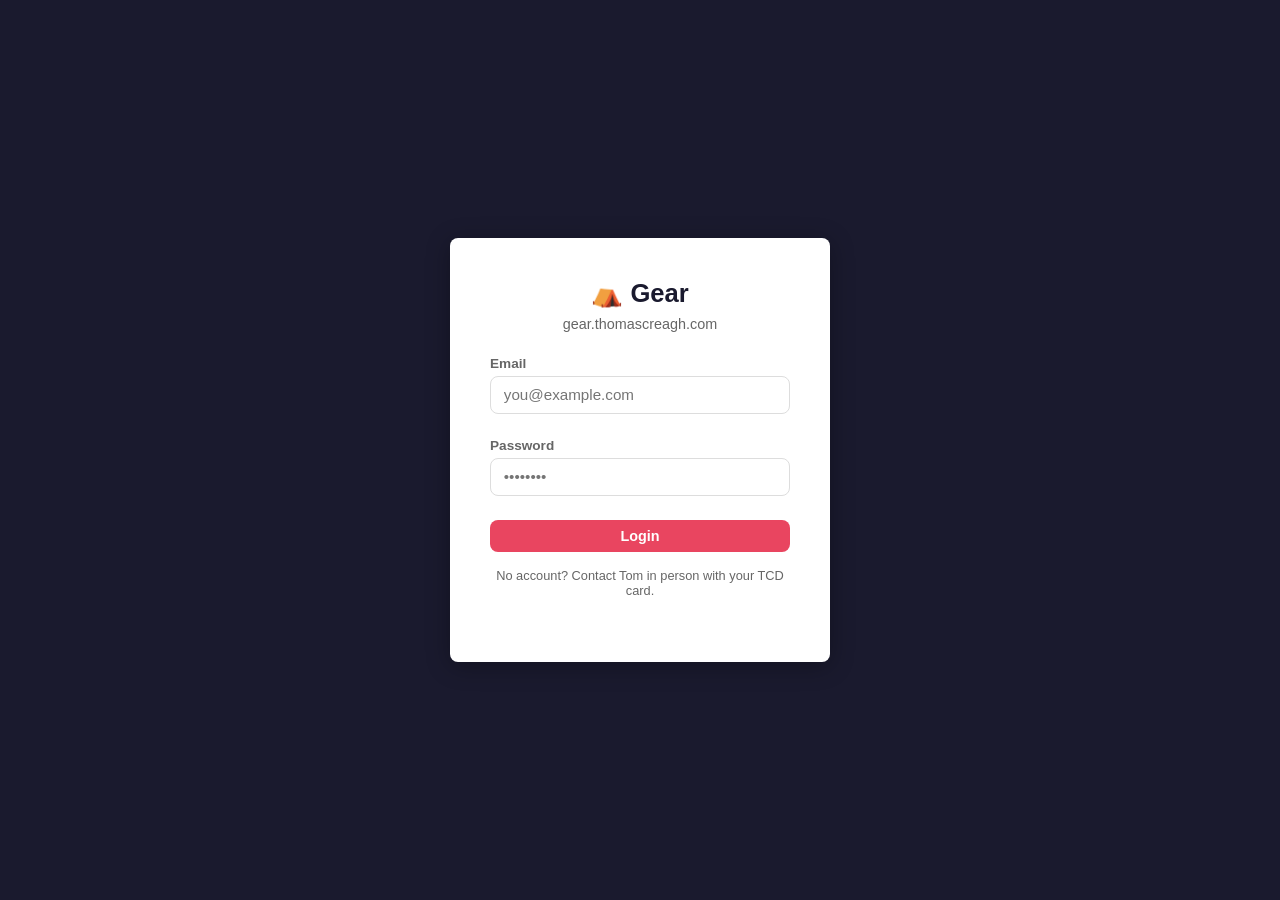
<file: frontend/index.html>
<!DOCTYPE html>
<html lang="en">
<head>
  <meta charset="UTF-8">
  <meta name="viewport" content="width=device-width, initial-scale=1.0">
  <title>Gear — Login</title>
  <link rel="stylesheet" href="static/style.css">
</head>
<body>
<div class="login-wrap">
  <div class="login-box">
    <h1>⛺ Gear</h1>
    <p>gear.thomascreagh.com</p>
    <div class="alert alert-error" id="error"></div>
    <div class="form-group">
      <label>Email</label>
      <input type="email" id="email" placeholder="you@example.com" autocomplete="email">
    </div>
    <div class="form-group">
      <label>Password</label>
      <input type="password" id="password" placeholder="••••••••" autocomplete="current-password">
    </div>
    <button type="button" class="btn btn-primary" style="width:100%" onclick="doLogin()">Login</button>
    <p style="margin-top:1rem; text-align:center; font-size:0.8rem; color:var(--muted)">
      No account? Contact Tom in person with your TCD card.
    </p>
  </div>
</div>
<script src="static/api.js"></script>
<script>
  // Redirect if already logged in
  if (getToken()) window.location.href = "/gear.html";

  document.getElementById("password").addEventListener("keypress", e => {
    if (e.key === "Enter") doLogin();
  });

  async function doLogin() {
    const email = document.getElementById("email").value.trim();
    const password = document.getElementById("password").value;
    const err = document.getElementById("error");
    err.style.display = "none";

    console.log("doLogin() called");
    console.log("Sending:", { email, password: "***" });

    if (!email || !password) return showError(err, "Please enter email and password.");

    try {
      await login(email, password);
      const me = await getMe();
      window.location.href = me.is_admin ? "/admin.html" : "/gear.html";
    } catch (e) {
      showError(err, e.message);
    }
  }
</script>
</body>
</html>
</file>
<file: frontend/static/style.css>
:root {
  --bg: #f5f5f5;
  --surface: #ffffff;
  --primary: #1a1a2e;
  --accent: #e94560;
  --text: #333;
  --muted: #666;
  --border: #ddd;
  --success: #27ae60;
  --warning: #f39c12;
  --danger: #e74c3c;
  --radius: 8px;
  --shadow: 0 2px 8px rgba(0,0,0,0.1);
}

* { box-sizing: border-box; margin: 0; padding: 0; }

body {
  font-family: -apple-system, BlinkMacSystemFont, 'Segoe UI', sans-serif;
  background: var(--bg);
  color: var(--text);
  min-height: 100vh;
}

nav {
  background: var(--primary);
  color: white;
  padding: 1rem 2rem;
  display: flex;
  justify-content: space-between;
  align-items: center;
}

nav a { color: white; text-decoration: none; margin-left: 1rem; opacity: 0.8; }
nav a:hover { opacity: 1; }
nav .logo { font-weight: 700; font-size: 1.1rem; opacity: 1; }

.container { max-width: 960px; margin: 2rem auto; padding: 0 1rem; }

.card {
  background: var(--surface);
  border-radius: var(--radius);
  box-shadow: var(--shadow);
  padding: 1.5rem;
  margin-bottom: 1rem;
}

h1 { font-size: 1.6rem; margin-bottom: 1.5rem; color: var(--primary); }
h2 { font-size: 1.2rem; margin-bottom: 1rem; }

.btn {
  display: inline-block;
  padding: 0.5rem 1.2rem;
  border: none;
  border-radius: var(--radius);
  cursor: pointer;
  font-size: 0.9rem;
  font-weight: 600;
  transition: opacity 0.2s;
}
.btn:hover { opacity: 0.85; }
.btn-primary { background: var(--accent); color: white; }
.btn-secondary { background: var(--primary); color: white; }
.btn-success { background: var(--success); color: white; }
.btn-danger { background: var(--danger); color: white; }
.btn-sm { padding: 0.3rem 0.8rem; font-size: 0.8rem; }

input, select, textarea {
  width: 100%;
  padding: 0.6rem 0.8rem;
  border: 1px solid var(--border);
  border-radius: var(--radius);
  font-size: 0.95rem;
  margin-bottom: 1rem;
}
input:focus, select:focus { outline: none; border-color: var(--accent); }

label { display: block; font-size: 0.85rem; font-weight: 600; margin-bottom: 0.3rem; color: var(--muted); }

.form-group { margin-bottom: 0.5rem; }

.alert {
  padding: 0.8rem 1rem;
  border-radius: var(--radius);
  margin-bottom: 1rem;
  display: none;
}
.alert-error { background: #fde8e8; color: var(--danger); border: 1px solid #f5c6c6; }
.alert-success { background: #e8fde8; color: var(--success); border: 1px solid #c6f5c6; }

.badge {
  display: inline-block;
  padding: 0.2rem 0.6rem;
  border-radius: 20px;
  font-size: 0.75rem;
  font-weight: 600;
}
.badge-green { background: #d4edda; color: var(--success); }
.badge-red { background: #f8d7da; color: var(--danger); }
.badge-yellow { background: #fff3cd; color: var(--warning); }
.badge-gray { background: #e2e3e5; color: #555; }

table { width: 100%; border-collapse: collapse; font-size: 0.9rem; }
th { text-align: left; padding: 0.75rem; border-bottom: 2px solid var(--border); color: var(--muted); font-size: 0.8rem; text-transform: uppercase; }
td { padding: 0.75rem; border-bottom: 1px solid var(--border); }
tr:last-child td { border-bottom: none; }
tr:hover td { background: var(--bg); }

.grid { display: grid; grid-template-columns: repeat(auto-fill, minmax(260px, 1fr)); gap: 1rem; }

.item-card {
  background: var(--surface);
  border-radius: var(--radius);
  box-shadow: var(--shadow);
  padding: 1.2rem;
  display: flex;
  flex-direction: column;
  gap: 0.5rem;
}
.item-card h3 { font-size: 1rem; }
.item-card p { font-size: 0.85rem; color: var(--muted); flex: 1; }
.item-card label { cursor: pointer; display: flex; align-items: center; gap: 0.5rem; font-size: 0.85rem; font-weight: normal; color: var(--text); }
.item-card input[type=checkbox] { width: auto; margin: 0; }

.login-wrap {
  min-height: 100vh;
  display: flex;
  align-items: center;
  justify-content: center;
  background: var(--primary);
}
.login-box {
  background: white;
  border-radius: var(--radius);
  padding: 2.5rem;
  width: 100%;
  max-width: 380px;
  box-shadow: 0 4px 24px rgba(0,0,0,0.3);
}
.login-box h1 { text-align: center; margin-bottom: 0.5rem; }
.login-box p { text-align: center; color: var(--muted); margin-bottom: 1.5rem; font-size: 0.9rem; }

.tabs { display: flex; gap: 0.5rem; margin-bottom: 1.5rem; border-bottom: 2px solid var(--border); }
.tab { padding: 0.6rem 1rem; cursor: pointer; border: none; background: none; font-size: 0.9rem; color: var(--muted); border-bottom: 2px solid transparent; margin-bottom: -2px; }
.tab.active { color: var(--accent); border-bottom-color: var(--accent); font-weight: 600; }

.section { display: none; }
.section.active { display: block; }

#locker-banner {
  background: var(--primary);
  color: white;
  text-align: center;
  padding: 0.8rem;
  font-size: 1.1rem;
  font-weight: 600;
  letter-spacing: 0.1em;
}

.stat-grid { display: grid; grid-template-columns: repeat(auto-fill, minmax(150px, 1fr)); gap: 1rem; margin-bottom: 1.5rem; }
.stat-card { background: var(--surface); border-radius: var(--radius); box-shadow: var(--shadow); padding: 1rem; text-align: center; }
.stat-card .num { font-size: 2rem; font-weight: 700; color: var(--accent); }
.stat-card .label { font-size: 0.8rem; color: var(--muted); }

@media (max-width: 600px) {
  nav { padding: 1rem; }
  .container { padding: 0 0.75rem; margin: 1rem auto; }
}
</file>
